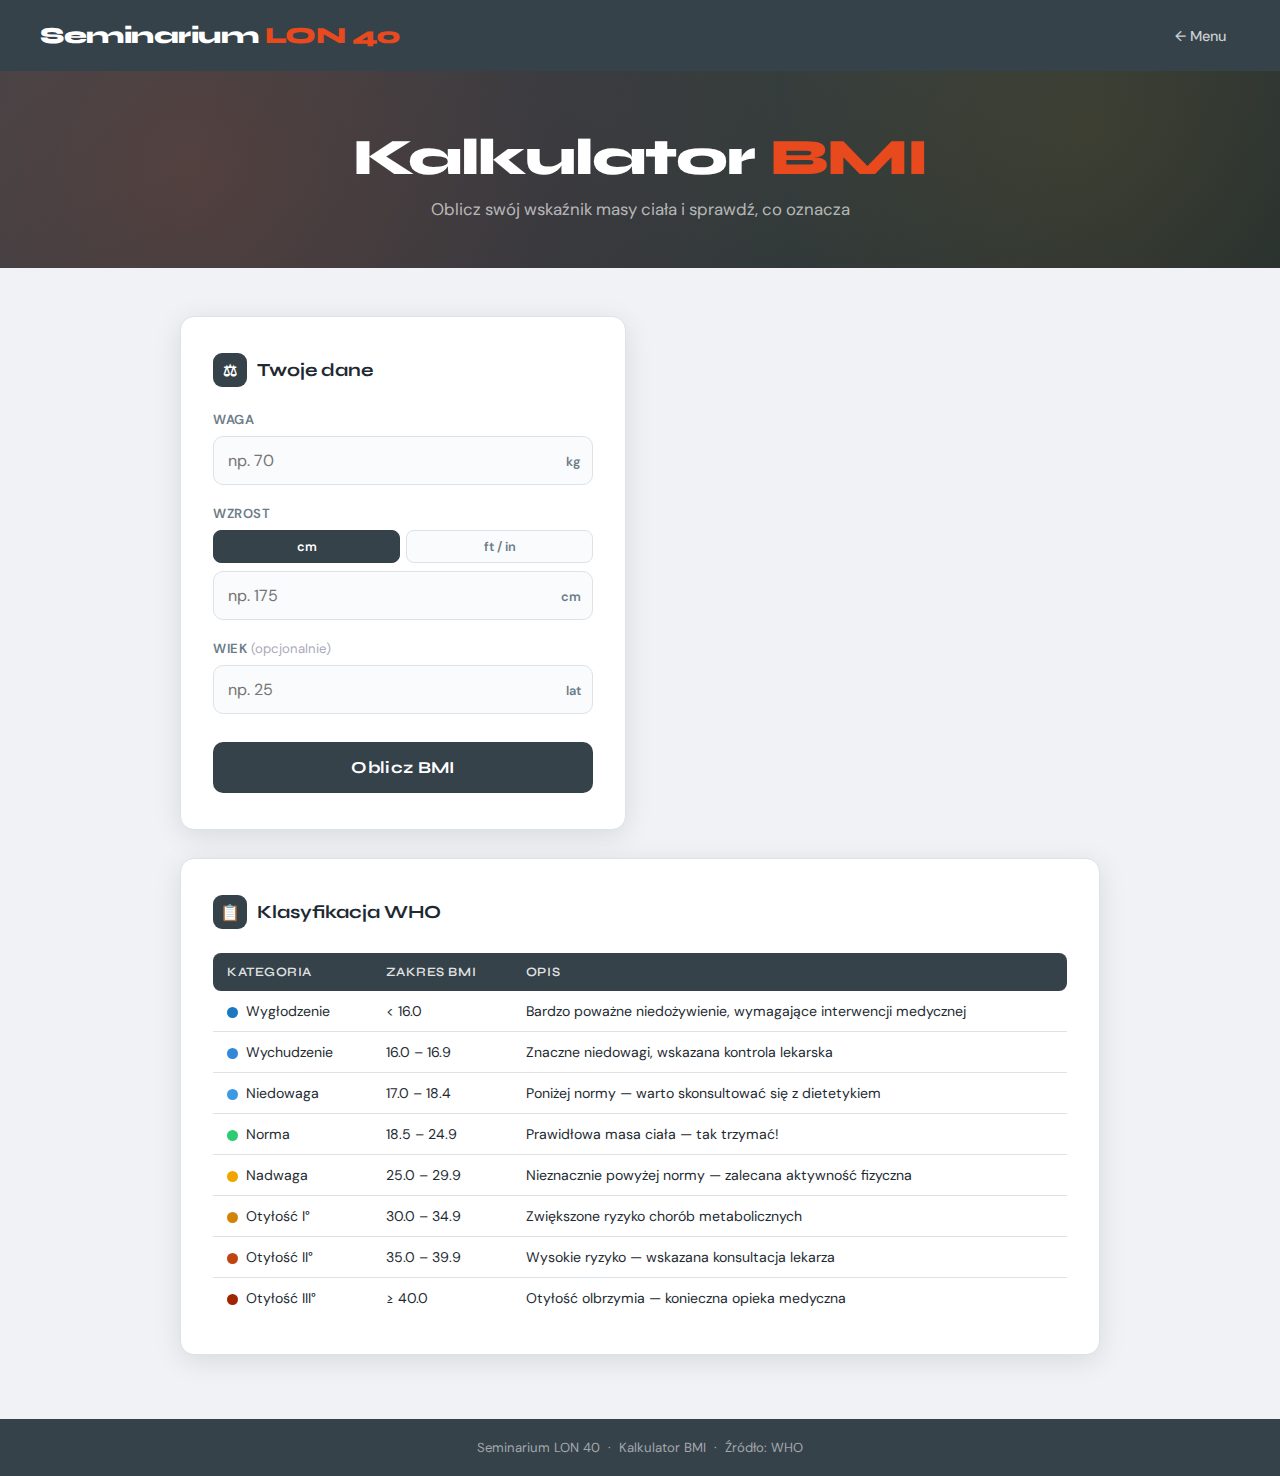
<file: bmicalc.html>
<!DOCTYPE html>
<html lang="pl">
<head>
  <meta charset="UTF-8" />
  <meta name="viewport" content="width=device-width, initial-scale=1.0" />
  <title>Kalkulator BMI – Seminarium LON 40</title>
  <link href="https://fonts.googleapis.com/css2?family=Syne:wght@400;600;700;800&family=DM+Sans:ital,wght@0,300;0,400;0,500;1,300&display=swap" rel="stylesheet" />
  <style>
    *, *::before, *::after { box-sizing: border-box; margin: 0; padding: 0; }

    :root {
      --header-bg:   #35424a;
      --accent:      #e8491d;
      --accent2:     #f0a500;
      --bg:          #f0f2f5;
      --card-bg:     #ffffff;
      --text:        #1e2a32;
      --muted:       #6b7c89;
      --border:      #dce3e8;
      --radius:      14px;
      --shadow:      0 6px 28px rgba(0,0,0,.10);

      /* BMI zone colours */
      --c-under:   #3b9ae1;
      --c-normal:  #2ecc71;
      --c-over:    #f0a500;
      --c-obese:   #e8491d;
    }

    /* ── Layout ──────────────────────────────────── */
    body {
      font-family: 'DM Sans', sans-serif;
      background: var(--bg);
      color: var(--text);
      min-height: 100vh;
      display: flex;
      flex-direction: column;
    }

    header {
      background: var(--header-bg);
      color: #fff;
      padding: 22px 40px;
      display: flex;
      align-items: center;
      gap: 18px;
      box-shadow: 0 2px 12px rgba(0,0,0,.25);
    }
    header .logo {
      font-family: 'Syne', sans-serif;
      font-weight: 800;
      font-size: 1.45rem;
      letter-spacing: -.5px;
    }
    header .logo span { color: var(--accent); }
    header nav { margin-left: auto; }
    header nav a {
      color: rgba(255,255,255,.75);
      text-decoration: none;
      font-size: .9rem;
      font-weight: 500;
      padding: 8px 14px;
      border-radius: 8px;
      transition: background .2s, color .2s;
    }
    header nav a:hover { background: var(--accent); color: #fff; }

    .hero {
      background: linear-gradient(135deg, var(--header-bg) 0%, #2a363e 60%, #1c2a32 100%);
      color: #fff;
      padding: 56px 40px 48px;
      text-align: center;
      position: relative;
      overflow: hidden;
    }
    .hero::before {
      content: '';
      position: absolute; inset: 0;
      background:
        radial-gradient(circle at 15% 50%, rgba(232,73,29,.18) 0%, transparent 55%),
        radial-gradient(circle at 85% 30%, rgba(240,165,0,.12) 0%, transparent 50%);
    }
    .hero h1 {
      font-family: 'Syne', sans-serif;
      font-size: clamp(2rem, 5vw, 3.2rem);
      font-weight: 800;
      position: relative;
      letter-spacing: -1px;
    }
    .hero h1 em { color: var(--accent); font-style: normal; }
    .hero p {
      margin-top: 10px;
      color: rgba(255,255,255,.65);
      font-size: 1.05rem;
      position: relative;
    }

    main {
      flex: 1;
      width: min(920px, 100% - 48px);
      margin: 0 auto;
      padding: 48px 0 64px;
      display: grid;
      grid-template-columns: 1fr 1fr;
      gap: 28px;
      align-items: start;
    }

    /* ── Card ─────────────────────────────────────── */
    .card {
      background: var(--card-bg);
      border-radius: var(--radius);
      box-shadow: var(--shadow);
      padding: 36px 32px;
      border: 1px solid var(--border);
      animation: fadeUp .5s ease both;
    }
    .card.full { grid-column: 1 / -1; }

    @keyframes fadeUp {
      from { opacity:0; transform:translateY(24px); }
      to   { opacity:1; transform:translateY(0); }
    }
    .card:nth-child(2) { animation-delay: .08s; }
    .card:nth-child(3) { animation-delay: .16s; }

    .card-title {
      font-family: 'Syne', sans-serif;
      font-size: 1.15rem;
      font-weight: 700;
      color: var(--text);
      margin-bottom: 24px;
      display: flex;
      align-items: center;
      gap: 10px;
    }
    .card-title .icon {
      width: 34px; height: 34px;
      border-radius: 9px;
      background: var(--header-bg);
      display: grid; place-items: center;
      color: #fff;
      font-size: 1rem;
      flex-shrink: 0;
    }

    /* ── Form ─────────────────────────────────────── */
    .field { margin-bottom: 20px; }
    label {
      display: block;
      font-size: .82rem;
      font-weight: 600;
      letter-spacing: .04em;
      text-transform: uppercase;
      color: var(--muted);
      margin-bottom: 8px;
    }
    .input-row {
      display: flex;
      gap: 10px;
    }
    .input-wrap {
      position: relative;
      flex: 1;
    }
    input[type=number] {
      width: 100%;
      padding: 13px 44px 13px 14px;
      border: 1.5px solid var(--border);
      border-radius: 10px;
      font-size: 1rem;
      font-family: inherit;
      background: #fafbfc;
      color: var(--text);
      transition: border-color .2s, box-shadow .2s;
      -moz-appearance: textfield;
    }
    input[type=number]::-webkit-inner-spin-button { display:none; }
    input[type=number]:focus {
      outline: none;
      border-color: var(--header-bg);
      box-shadow: 0 0 0 3px rgba(53,66,74,.12);
      background: #fff;
    }
    .unit {
      position: absolute;
      right: 12px; top: 50%;
      transform: translateY(-50%);
      font-size: .8rem;
      font-weight: 600;
      color: var(--muted);
      pointer-events: none;
    }

    /* toggle cm / ft */
    .toggle-row {
      display: flex;
      gap: 6px;
      margin-bottom: 8px;
    }
    .toggle-btn {
      flex: 1;
      padding: 7px;
      border: 1.5px solid var(--border);
      border-radius: 8px;
      background: #fafbfc;
      font-size: .8rem;
      font-weight: 600;
      font-family: inherit;
      cursor: pointer;
      color: var(--muted);
      transition: all .2s;
    }
    .toggle-btn.active {
      background: var(--header-bg);
      border-color: var(--header-bg);
      color: #fff;
    }

    .btn-calc {
      width: 100%;
      margin-top: 8px;
      padding: 15px;
      background: var(--header-bg);
      color: #fff;
      border: none;
      border-radius: 10px;
      font-family: 'Syne', sans-serif;
      font-size: 1.05rem;
      font-weight: 700;
      cursor: pointer;
      letter-spacing: .02em;
      transition: background .2s, transform .15s;
      position: relative;
      overflow: hidden;
    }
    .btn-calc::after {
      content: '';
      position: absolute; inset: 0;
      background: linear-gradient(90deg, transparent 0%, rgba(255,255,255,.1) 50%, transparent 100%);
      transform: translateX(-100%);
      transition: transform .4s;
    }
    .btn-calc:hover { background: #2a363e; transform: translateY(-1px); }
    .btn-calc:hover::after { transform: translateX(100%); }
    .btn-calc:active { transform: translateY(0); }

    /* ── Result ───────────────────────────────────── */
    #result-card { display: none; }
    #result-card.visible { display: block; }

    .bmi-display {
      text-align: center;
      padding: 12px 0 28px;
    }
    .bmi-number {
      font-family: 'Syne', sans-serif;
      font-size: 5.5rem;
      font-weight: 800;
      line-height: 1;
      letter-spacing: -3px;
      transition: color .4s;
    }
    .bmi-category {
      display: inline-block;
      margin-top: 12px;
      padding: 6px 20px;
      border-radius: 999px;
      font-size: .9rem;
      font-weight: 700;
      letter-spacing: .05em;
      text-transform: uppercase;
      color: #fff;
      transition: background .4s;
    }

    /* BMI gauge */
    .gauge-wrap { margin: 0 0 24px; }
    .gauge-label {
      font-size: .78rem;
      font-weight: 600;
      color: var(--muted);
      letter-spacing: .04em;
      text-transform: uppercase;
      margin-bottom: 8px;
    }
    .gauge-track {
      height: 14px;
      border-radius: 999px;
      background: linear-gradient(
        to right,
        var(--c-under)  0%,
        var(--c-under)  26%,
        var(--c-normal) 26%,
        var(--c-normal) 50%,
        var(--c-over)   50%,
        var(--c-over)   73%,
        var(--c-obese)  73%,
        var(--c-obese)  100%
      );
      position: relative;
      overflow: visible;
    }
    .gauge-needle {
      position: absolute;
      top: 50%;
      width: 4px;
      height: 24px;
      background: var(--text);
      border-radius: 999px;
      transform: translate(-50%, -50%);
      transition: left .6s cubic-bezier(.34,1.56,.64,1);
      box-shadow: 0 0 0 3px #fff, 0 0 0 5px var(--text);
    }
    .gauge-ticks {
      display: flex;
      justify-content: space-between;
      margin-top: 6px;
    }
    .gauge-tick {
      font-size: .73rem;
      color: var(--muted);
      font-weight: 500;
    }

    /* Stats row */
    .stats {
      display: grid;
      grid-template-columns: 1fr 1fr;
      gap: 12px;
      margin-top: 4px;
    }
    .stat-box {
      background: #f6f8fa;
      border: 1px solid var(--border);
      border-radius: 10px;
      padding: 14px 16px;
    }
    .stat-box .s-label {
      font-size: .75rem;
      font-weight: 600;
      letter-spacing: .04em;
      text-transform: uppercase;
      color: var(--muted);
      margin-bottom: 5px;
    }
    .stat-box .s-val {
      font-family: 'Syne', sans-serif;
      font-size: 1.15rem;
      font-weight: 700;
      color: var(--text);
    }

    /* ── Table ────────────────────────────────────── */
    .bmi-table-wrap { overflow: auto; }
    table {
      width: 100%;
      border-collapse: collapse;
      font-size: .88rem;
    }
    th {
      background: var(--header-bg);
      color: rgba(255,255,255,.85);
      padding: 11px 14px;
      text-align: left;
      font-family: 'Syne', sans-serif;
      font-weight: 600;
      font-size: .8rem;
      letter-spacing: .04em;
      text-transform: uppercase;
    }
    th:first-child { border-radius: 8px 0 0 8px; }
    th:last-child  { border-radius: 0 8px 8px 0; }
    td {
      padding: 11px 14px;
      border-bottom: 1px solid var(--border);
      vertical-align: middle;
    }
    tr:last-child td { border-bottom: none; }
    tr.highlight td { background: #fff8e6; font-weight: 600; }
    .dot {
      display: inline-block;
      width: 11px; height: 11px;
      border-radius: 50%;
      margin-right: 8px;
      vertical-align: middle;
    }

    /* ── Footer ───────────────────────────────────── */
    footer {
      background: var(--header-bg);
      color: rgba(255,255,255,.55);
      text-align: center;
      padding: 20px;
      font-size: .82rem;
    }

    /* ── Error ────────────────────────────────────── */
    .error-msg {
      display: none;
      color: var(--accent);
      font-size: .83rem;
      font-weight: 500;
      margin-top: 10px;
    }
    .error-msg.visible { display: block; }

    @media (max-width: 640px) {
      main { grid-template-columns: 1fr; padding: 28px 0 48px; }
      .card.full { grid-column: 1; }
      .bmi-number { font-size: 4rem; }
    }
  </style>
</head>
<body>

<header>
  <div class="logo">Seminarium <span>LON 40</span></div>
  <nav>
    <a href="index.html">← Menu</a>
  </nav>
</header>

<div class="hero">
  <h1>Kalkulator <em>BMI</em></h1>
  <p>Oblicz swój wskaźnik masy ciała i sprawdź, co oznacza</p>
</div>

<main>

  <!-- ── Input card ─────────────────────────────── -->
  <div class="card">
    <div class="card-title">
      <span class="icon">⚖</span> Twoje dane
    </div>

    <div class="field">
      <label>Waga</label>
      <div class="input-wrap">
        <input type="number" id="waga" placeholder="np. 70" min="1" max="500" />
        <span class="unit">kg</span>
      </div>
    </div>

    <div class="field">
      <label>Wzrost</label>
      <div class="toggle-row">
        <button class="toggle-btn active" id="btn-cm" onclick="setUnit('cm')">cm</button>
        <button class="toggle-btn" id="btn-ft" onclick="setUnit('ft')">ft / in</button>
      </div>

      <div id="wrap-cm">
        <div class="input-wrap">
          <input type="number" id="wzrost-cm" placeholder="np. 175" min="50" max="300" />
          <span class="unit">cm</span>
        </div>
      </div>

      <div id="wrap-ft" style="display:none">
        <div class="input-row">
          <div class="input-wrap">
            <input type="number" id="wzrost-ft" placeholder="5" min="0" max="9" />
            <span class="unit">ft</span>
          </div>
          <div class="input-wrap">
            <input type="number" id="wzrost-in" placeholder="9" min="0" max="11" />
            <span class="unit">in</span>
          </div>
        </div>
      </div>
    </div>

    <div class="field">
      <label>Wiek <span style="font-weight:400;text-transform:none;letter-spacing:0;color:#aab">(opcjonalnie)</span></label>
      <div class="input-wrap">
        <input type="number" id="wiek" placeholder="np. 25" min="2" max="120" />
        <span class="unit">lat</span>
      </div>
    </div>

    <p class="error-msg" id="error-msg">⚠ Wprowadź poprawne wartości wagi i wzrostu.</p>

    <button class="btn-calc" onclick="obliczBMI()">Oblicz BMI</button>
  </div>

  <!-- ── Result card ────────────────────────────── -->
  <div class="card" id="result-card">
    <div class="card-title">
      <span class="icon">📊</span> Wynik
    </div>

    <div class="bmi-display">
      <div class="bmi-number" id="bmi-val">—</div>
      <div class="bmi-category" id="bmi-cat">—</div>
    </div>

    <div class="gauge-wrap">
      <div class="gauge-label">Skala BMI</div>
      <div class="gauge-track">
        <div class="gauge-needle" id="gauge-needle" style="left:0%"></div>
      </div>
      <div class="gauge-ticks">
        <span class="gauge-tick">16</span>
        <span class="gauge-tick">18.5</span>
        <span class="gauge-tick">25</span>
        <span class="gauge-tick">30</span>
        <span class="gauge-tick">40+</span>
      </div>
    </div>

    <div class="stats">
      <div class="stat-box">
        <div class="s-label">Waga idealna (śr.)</div>
        <div class="s-val" id="stat-ideal">—</div>
      </div>
      <div class="stat-box">
        <div class="s-label">Twoje BMI</div>
        <div class="s-val" id="stat-bmi2">—</div>
      </div>
      <div class="stat-box">
        <div class="s-label">Zakres normalny</div>
        <div class="s-val" id="stat-range">—</div>
      </div>
      <div class="stat-box">
        <div class="s-label">Różnica od normy</div>
        <div class="s-val" id="stat-diff">—</div>
      </div>
    </div>
  </div>

  <!-- ── Table card ─────────────────────────────── -->
  <div class="card full">
    <div class="card-title">
      <span class="icon">📋</span> Klasyfikacja WHO
    </div>
    <div class="bmi-table-wrap">
      <table>
        <thead>
          <tr>
            <th>Kategoria</th>
            <th>Zakres BMI</th>
            <th>Opis</th>
          </tr>
        </thead>
        <tbody>
          <tr id="row-under3">
            <td><span class="dot" style="background:#1a78c2"></span>Wygłodzenie</td>
            <td>&lt; 16.0</td>
            <td>Bardzo poważne niedożywienie, wymagające interwencji medycznej</td>
          </tr>
          <tr id="row-under2">
            <td><span class="dot" style="background:#2f88d8"></span>Wychudzenie</td>
            <td>16.0 – 16.9</td>
            <td>Znaczne niedowagi, wskazana kontrola lekarska</td>
          </tr>
          <tr id="row-under1">
            <td><span class="dot" style="background:var(--c-under)"></span>Niedowaga</td>
            <td>17.0 – 18.4</td>
            <td>Poniżej normy — warto skonsultować się z dietetykiem</td>
          </tr>
          <tr id="row-normal">
            <td><span class="dot" style="background:var(--c-normal)"></span>Norma</td>
            <td>18.5 – 24.9</td>
            <td>Prawidłowa masa ciała — tak trzymać!</td>
          </tr>
          <tr id="row-over">
            <td><span class="dot" style="background:var(--c-over)"></span>Nadwaga</td>
            <td>25.0 – 29.9</td>
            <td>Nieznacznie powyżej normy — zalecana aktywność fizyczna</td>
          </tr>
          <tr id="row-obese1">
            <td><span class="dot" style="background:#d4830a"></span>Otyłość I°</td>
            <td>30.0 – 34.9</td>
            <td>Zwiększone ryzyko chorób metabolicznych</td>
          </tr>
          <tr id="row-obese2">
            <td><span class="dot" style="background:#c0440f"></span>Otyłość II°</td>
            <td>35.0 – 39.9</td>
            <td>Wysokie ryzyko — wskazana konsultacja lekarza</td>
          </tr>
          <tr id="row-obese3">
            <td><span class="dot" style="background:#a02600"></span>Otyłość III°</td>
            <td>≥ 40.0</td>
            <td>Otyłość olbrzymia — konieczna opieka medyczna</td>
          </tr>
        </tbody>
      </table>
    </div>
  </div>

</main>

<footer>
  Seminarium LON 40 &nbsp;·&nbsp; Kalkulator BMI &nbsp;·&nbsp; Źródło: WHO
</footer>

<script>
  let heightUnit = 'cm';

  function setUnit(u) {
    heightUnit = u;
    document.getElementById('wrap-cm').style.display = u === 'cm' ? '' : 'none';
    document.getElementById('wrap-ft').style.display  = u === 'ft' ? '' : 'none';
    document.getElementById('btn-cm').classList.toggle('active', u === 'cm');
    document.getElementById('btn-ft').classList.toggle('active', u === 'ft');
  }

  function obliczBMI() {
    const errEl = document.getElementById('error-msg');
    const waga  = parseFloat(document.getElementById('waga').value);

    let wzrostM;
    if (heightUnit === 'cm') {
      const cm = parseFloat(document.getElementById('wzrost-cm').value);
      wzrostM  = cm / 100;
    } else {
      const ft = parseFloat(document.getElementById('wzrost-ft').value) || 0;
      const inch = parseFloat(document.getElementById('wzrost-in').value) || 0;
      wzrostM  = (ft * 12 + inch) * 0.0254;
    }

    if (!waga || !wzrostM || waga <= 0 || wzrostM <= 0) {
      errEl.classList.add('visible');
      return;
    }
    errEl.classList.remove('visible');

    const bmi = waga / (wzrostM * wzrostM);
    pokazWynik(bmi, waga, wzrostM);
  }

  function pokazWynik(bmi, waga, wzrostM) {
    const card = document.getElementById('result-card');
    card.classList.add('visible');

    // Scroll to result on mobile
    if (window.innerWidth <= 640) card.scrollIntoView({ behavior: 'smooth', block: 'start' });

    const bmiRound = bmi.toFixed(1);
    document.getElementById('bmi-val').textContent  = bmiRound;
    document.getElementById('stat-bmi2').textContent = bmiRound;

    // Category & colour
    let cat, color, rowId;
    if      (bmi < 16.0) { cat = 'Wygłodzenie';  color = '#1a78c2'; rowId = 'row-under3'; }
    else if (bmi < 17.0) { cat = 'Wychudzenie';  color = '#2f88d8'; rowId = 'row-under2'; }
    else if (bmi < 18.5) { cat = 'Niedowaga';    color = 'var(--c-under)'; rowId = 'row-under1'; }
    else if (bmi < 25.0) { cat = 'Norma ✓';      color = 'var(--c-normal)'; rowId = 'row-normal'; }
    else if (bmi < 30.0) { cat = 'Nadwaga';      color = 'var(--c-over)'; rowId = 'row-over'; }
    else if (bmi < 35.0) { cat = 'Otyłość I°';   color = '#d4830a'; rowId = 'row-obese1'; }
    else if (bmi < 40.0) { cat = 'Otyłość II°';  color = '#c0440f'; rowId = 'row-obese2'; }
    else                  { cat = 'Otyłość III°'; color = '#a02600'; rowId = 'row-obese3'; }

    const numEl = document.getElementById('bmi-val');
    const catEl = document.getElementById('bmi-cat');
    numEl.style.color     = color;
    catEl.style.background = color;
    catEl.textContent      = cat;

    // Gauge needle (BMI 16 → 0%, 40 → 100%)
    const pct = Math.min(100, Math.max(0, ((bmi - 16) / 24) * 100));
    document.getElementById('gauge-needle').style.left = pct + '%';

    // Ideal weight (centre of normal = BMI 21.7)
    const ideal = (21.7 * wzrostM * wzrostM).toFixed(1);
    document.getElementById('stat-ideal').textContent = ideal + ' kg';

    // Range
    const rMin = (18.5 * wzrostM * wzrostM).toFixed(1);
    const rMax = (24.9 * wzrostM * wzrostM).toFixed(1);
    document.getElementById('stat-range').textContent = rMin + ' – ' + rMax + ' kg';

    // Diff
    const diffVal = (waga - parseFloat(ideal)).toFixed(1);
    const diffEl  = document.getElementById('stat-diff');
    if (Math.abs(diffVal) < 0.5) {
      diffEl.textContent = '✓ Idealnie';
      diffEl.style.color = 'var(--c-normal)';
    } else if (diffVal > 0) {
      diffEl.textContent = '+' + diffVal + ' kg';
      diffEl.style.color = 'var(--accent)';
    } else {
      diffEl.textContent = diffVal + ' kg';
      diffEl.style.color = 'var(--c-under)';
    }

    // Highlight table row
    document.querySelectorAll('tbody tr').forEach(r => r.classList.remove('highlight'));
    const hRow = document.getElementById(rowId);
    if (hRow) hRow.classList.add('highlight');

    // Animate number
    animateNumber(numEl, bmi);
  }

  function animateNumber(el, target) {
    const start = 0, dur = 700, startTime = performance.now();
    function step(now) {
      const t = Math.min((now - startTime) / dur, 1);
      const ease = t < .5 ? 2*t*t : -1+(4-2*t)*t;
      el.textContent = (start + (target - start) * ease).toFixed(1);
      if (t < 1) requestAnimationFrame(step);
      else el.textContent = target.toFixed(1);
    }
    requestAnimationFrame(step);
  }

  // Enter key submits
  document.addEventListener('keydown', e => { if (e.key === 'Enter') obliczBMI(); });
</script>
</body>
</html>
</file>
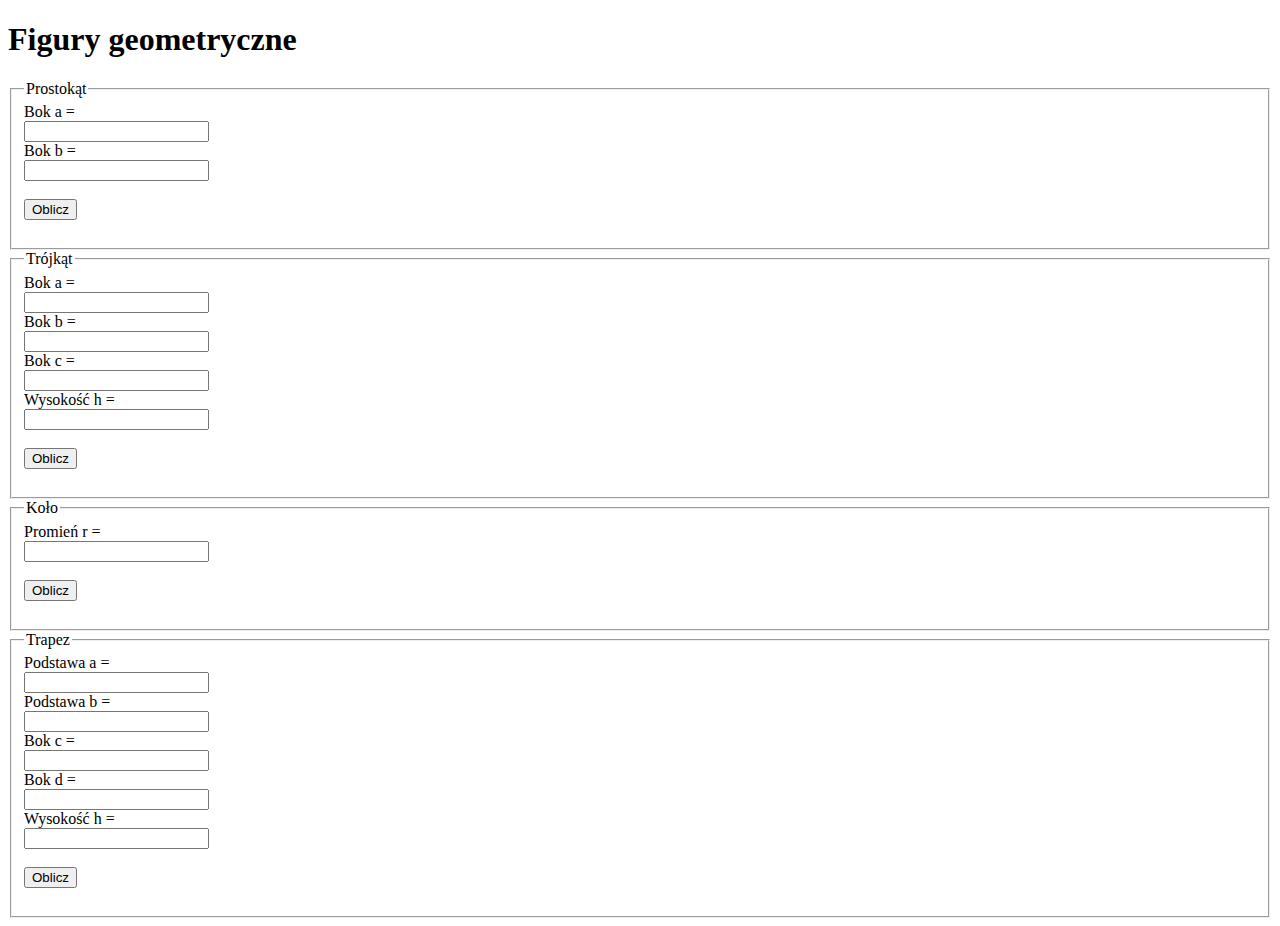
<file: figury.html>
<!DOCTYPE html>
<html>
<head>
    <meta charset="UTF-8">
    <title>Figury geometryczne</title>
    <link href="style.css" rel="stylesheet" type="text/css">
    <script src="funkcje.js"></script>
</head>

<body onload="hideWyniki()">

<div id="container">
    <h1>Figury geometryczne</h1>

    <div id="fig1">

        <!-- PROSTOKĄT -->
        <fieldset id="f1">
            <legend>Prostokąt</legend>

            <label> Bok a = </label><br>
            <input type="text" id="pr_a"><br>

            <label> Bok b = </label><br>
            <input type="text" id="pr_b"><br><br>

            <input type="button" value="Oblicz" onclick="obliczPr()"><br><br>

            <p id="p_polePr"></p>
            <p id="p_obwPr"></p>
        </fieldset>

        <!-- TRÓJKĄT -->
        <fieldset id="f1">
            <legend>Trójkąt</legend>

            <label> Bok a = </label><br>
            <input type="text" id="tr_a"><br>

            <label> Bok b = </label><br>
            <input type="text" id="tr_b"><br>

            <label> Bok c = </label><br>
            <input type="text" id="tr_c"><br>

            <label> Wysokość h = </label><br>
            <input type="text" id="tr_h"><br><br>

            <input type="button" value="Oblicz" onclick="obliczTrojkat()"><br><br>

            <p id="p_poleTr"></p>
            <p id="p_obwTr"></p>
        </fieldset>

        <!-- KOŁO -->
        <fieldset id="f1">
            <legend>Koło</legend>

            <label> Promień r = </label><br>
            <input type="text" id="k_r"><br><br>

            <input type="button" value="Oblicz" onclick="obliczKolo()"><br><br>

            <p id="p_poleK"></p>
            <p id="p_obwK"></p>
        </fieldset>

        <!-- TRAPEZ -->
        <fieldset id="f1">
            <legend>Trapez</legend>

            <label> Podstawa a = </label><br>
            <input type="text" id="t_a"><br>

            <label> Podstawa b = </label><br>
            <input type="text" id="t_b"><br>

            <label> Bok c = </label><br>
            <input type="text" id="t_c"><br>

            <label> Bok d = </label><br>
            <input type="text" id="t_d"><br>

            <label> Wysokość h = </label><br>
            <input type="text" id="t_h"><br><br>

            <input type="button" value="Oblicz" onclick="obliczTrapez()"><br><br>

            <p id="p_poleT"></p>
            <p id="p_obwT"></p>
        </fieldset>

    </div>
</div>

</body>
</html>
</file>
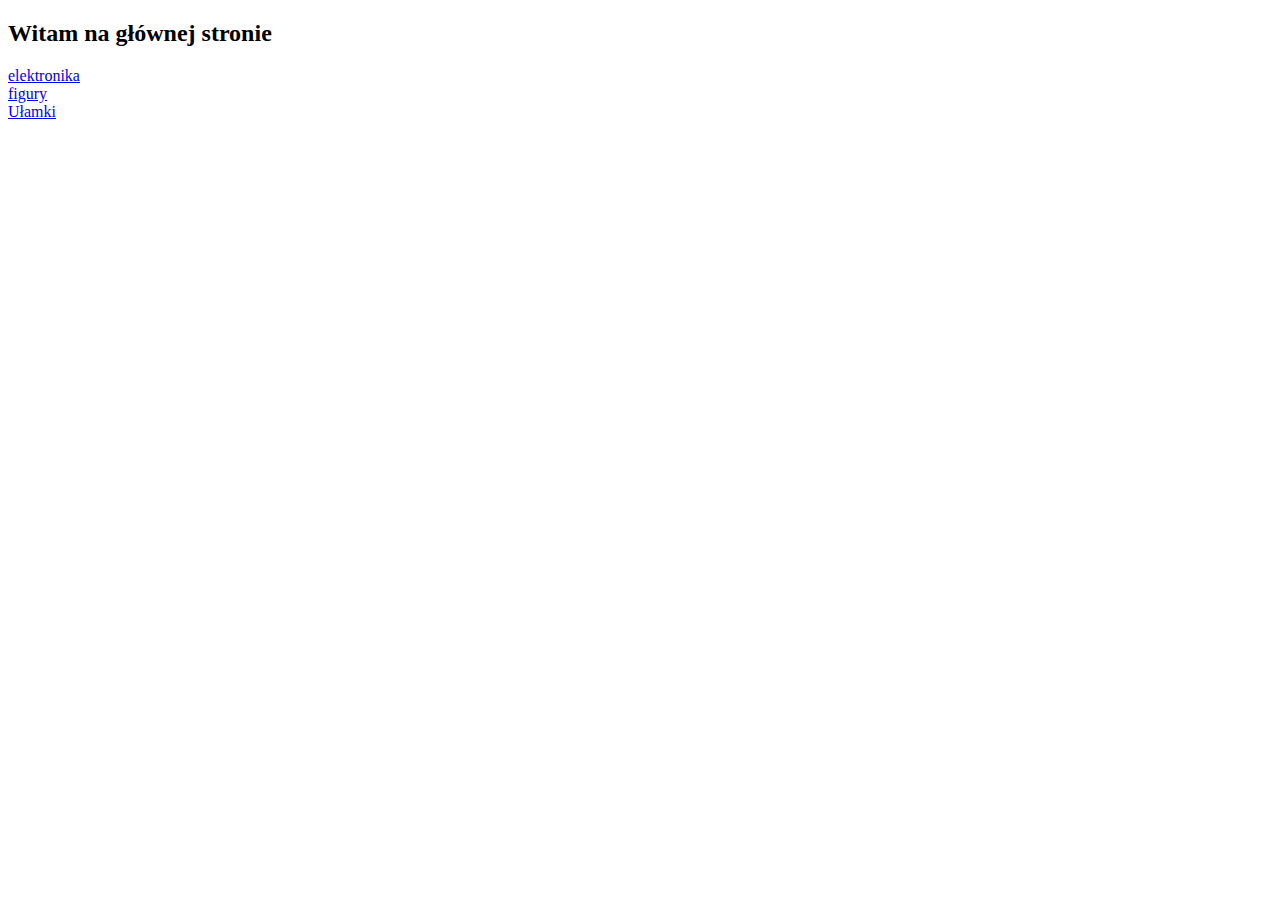
<file: indexll.html>
<!DOCTYPE html>
<html>
  <head>
    <title>Głowna strona</title>
    <link rel="stylesheet" href="style.css">
    
  </head>
  <body>
    <div id="glowny box">
      <h2>Witam na głównej stronie</h2>
      <div id="pierwszastrona">
        <a href = "elektronika.html" >elektronika</a>
      </div>
      <div id ="drugastrona">
        <a href = "figury.html" >figury</a>
      </div>
      <div id = "ułamki">
        <a href="ulamki.html" alt="zdjecie ulamka">Ułamki</a>
      </div>

    </div>
    
  </body>
</html>
</file>
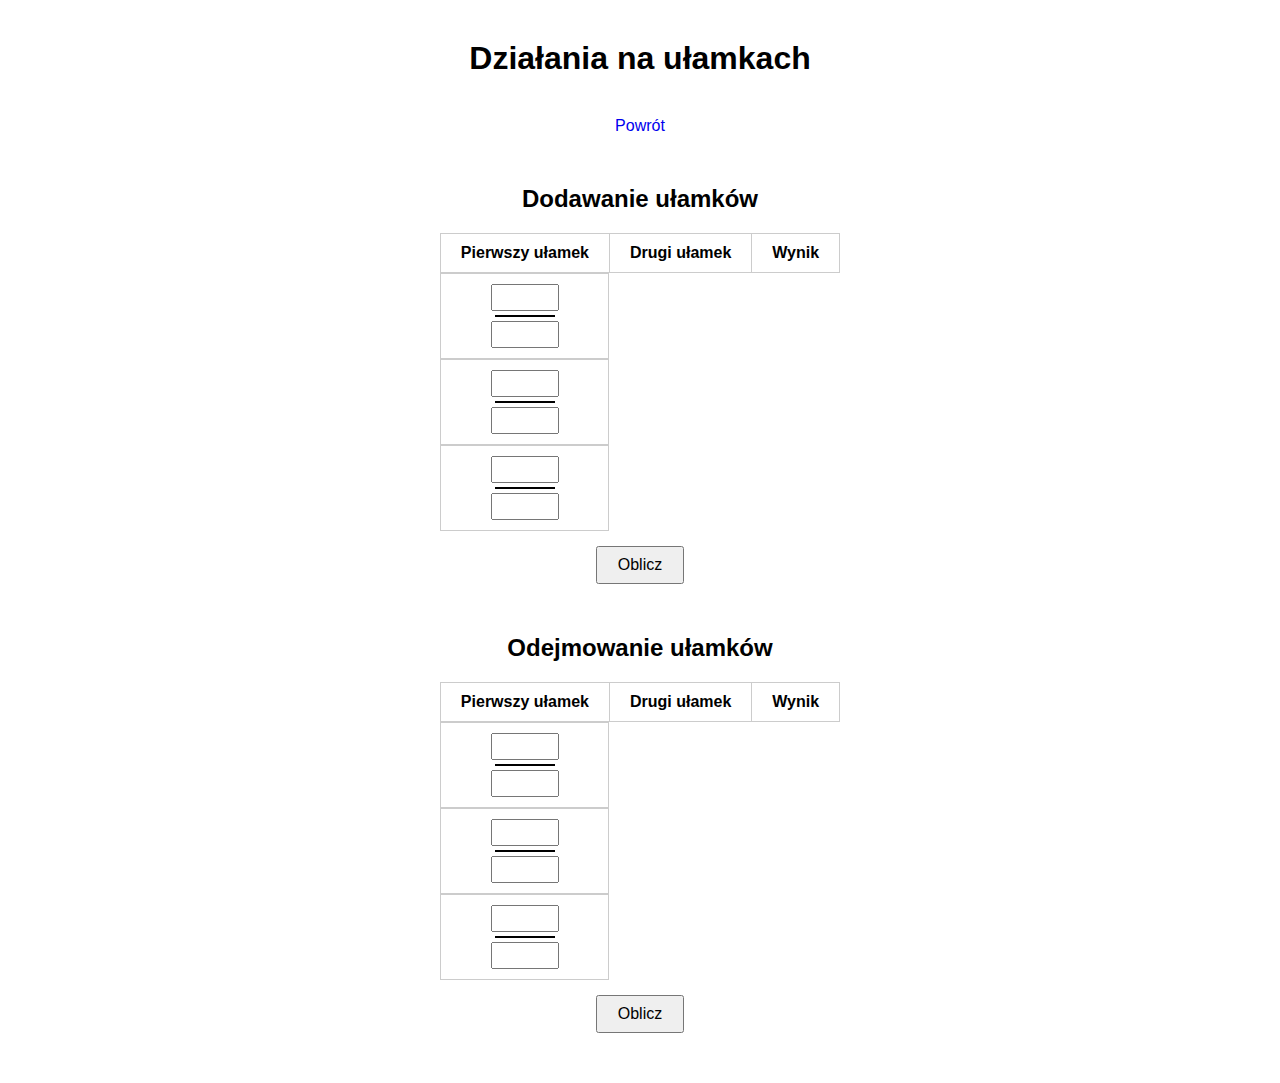
<file: ulamki.html>
<!DOCTYPE html>
<html lang="pl">
<head>
    <meta charset="UTF-8">
    <title>Działania na ułamkach</title>

    <style>
        body {
            font-family: Arial, sans-serif;
            text-align: center;
            margin: 40px;
        }

        h1 {
            margin-bottom: 40px;
        }

        .table-section {
            margin-bottom: 50px;
        }

        table {
            margin: 0 auto 15px auto;
            border-collapse: collapse;
        }

        th, td {
            padding: 10px 20px;
            border: 1px solid #ccc;
        }

        .fraction {
            display: flex;
            flex-direction: column;
            align-items: center;
        }

        .fraction input {
            width: 60px;
            text-align: center;
            font-size: 18px;
        }

        .line {
            width: 60px;
            height: 2px;
            background: black;
            margin: 4px 0;
        }

        button {
            padding: 8px 20px;
            font-size: 16px;
            cursor: pointer;
        }

        .back-btn {
            display: inline-block;
            margin-bottom: 30px;
            text-decoration: none;
            font-size: 16px;
        }
    </style>
</head>

<body>

    <h1>Działania na ułamkach</h1>
    <a href="index.html" class="back-btn">Powrót</a>

    <!-- DODAWANIE -->
    <section class="table-section">
        <h2>Dodawanie ułamków</h2>

        <table>
            <tr>
                <th>Pierwszy ułamek</th>
                <th>Drugi ułamek</th>
                <th>Wynik</th>
            </tr>
            <tr>
                <td class="fraction">
                    <input type="number" id="a1">
                    <div class="line"></div>
                    <input type="number" id="b1">
                </td>

                <td class="fraction">
                    <input type="number" id="a2">
                    <div class="line"></div>
                    <input type="number" id="b2">
                </td>

                <td class="fraction">
                    <input type="number" id="r1" readonly>
                    <div class="line"></div>
                    <input type="number" id="r2" readonly>
                </td>
            </tr>
        </table>

        <button onclick="dodawanie()">Oblicz</button>
    </section>


    <!-- ODEJMOWANIE -->
    <section class="table-section">
        <h2>Odejmowanie ułamków</h2>

        <table>
            <tr>
                <th>Pierwszy ułamek</th>
                <th>Drugi ułamek</th>
                <th>Wynik</th>
            </tr>
            <tr>
                <td class="fraction">
                    <input type="number" id="c1">
                    <div class="line"></div>
                    <input type="number" id="d1">
                </td>

                <td class="fraction">
                    <input type="number" id="c2">
                    <div class="line"></div>
                    <input type="number" id="d2">
                </td>

                <td class="fraction">
                    <input type="number" id="r3" readonly>
                    <div class="line"></div>
                    <input type="number" id="r4" readonly>
                </td>
            </tr>
        </table>

        <button onclick="odejmowanie()">Oblicz</button>
    </section>


    <script>
        function dodawanie() {
            let a1 = parseInt(document.getElementById("a1").value);
            let b1 = parseInt(document.getElementById("b1").value);
            let a2 = parseInt(document.getElementById("a2").value);
            let b2 = parseInt(document.getElementById("b2").value);

            if (!a1 || !b1 || !a2 || !b2) return;

            let licznik = a1 * b2 + a2 * b1;
            let mianownik = b1 * b2;

            document.getElementById("r1").value = licznik;
            document.getElementById("r2").value = mianownik;
        }

        function odejmowanie() {
            let c1 = parseInt(document.getElementById("c1").value);
            let d1 = parseInt(document.getElementById("d1").value);
            let c2 = parseInt(document.getElementById("c2").value);
            let d2 = parseInt(document.getElementById("d2").value);

            if (!c1 || !d1 || !c2 || !d2) return;

            let licznik = c1 * d2 - c2 * d1;
            let mianownik = d1 * d2;

            document.getElementById("r3").value = licznik;
            document.getElementById("r4").value = mianownik;
        }
    </script>

</body>
</html>
</file>
<file: style.css>

</file>
